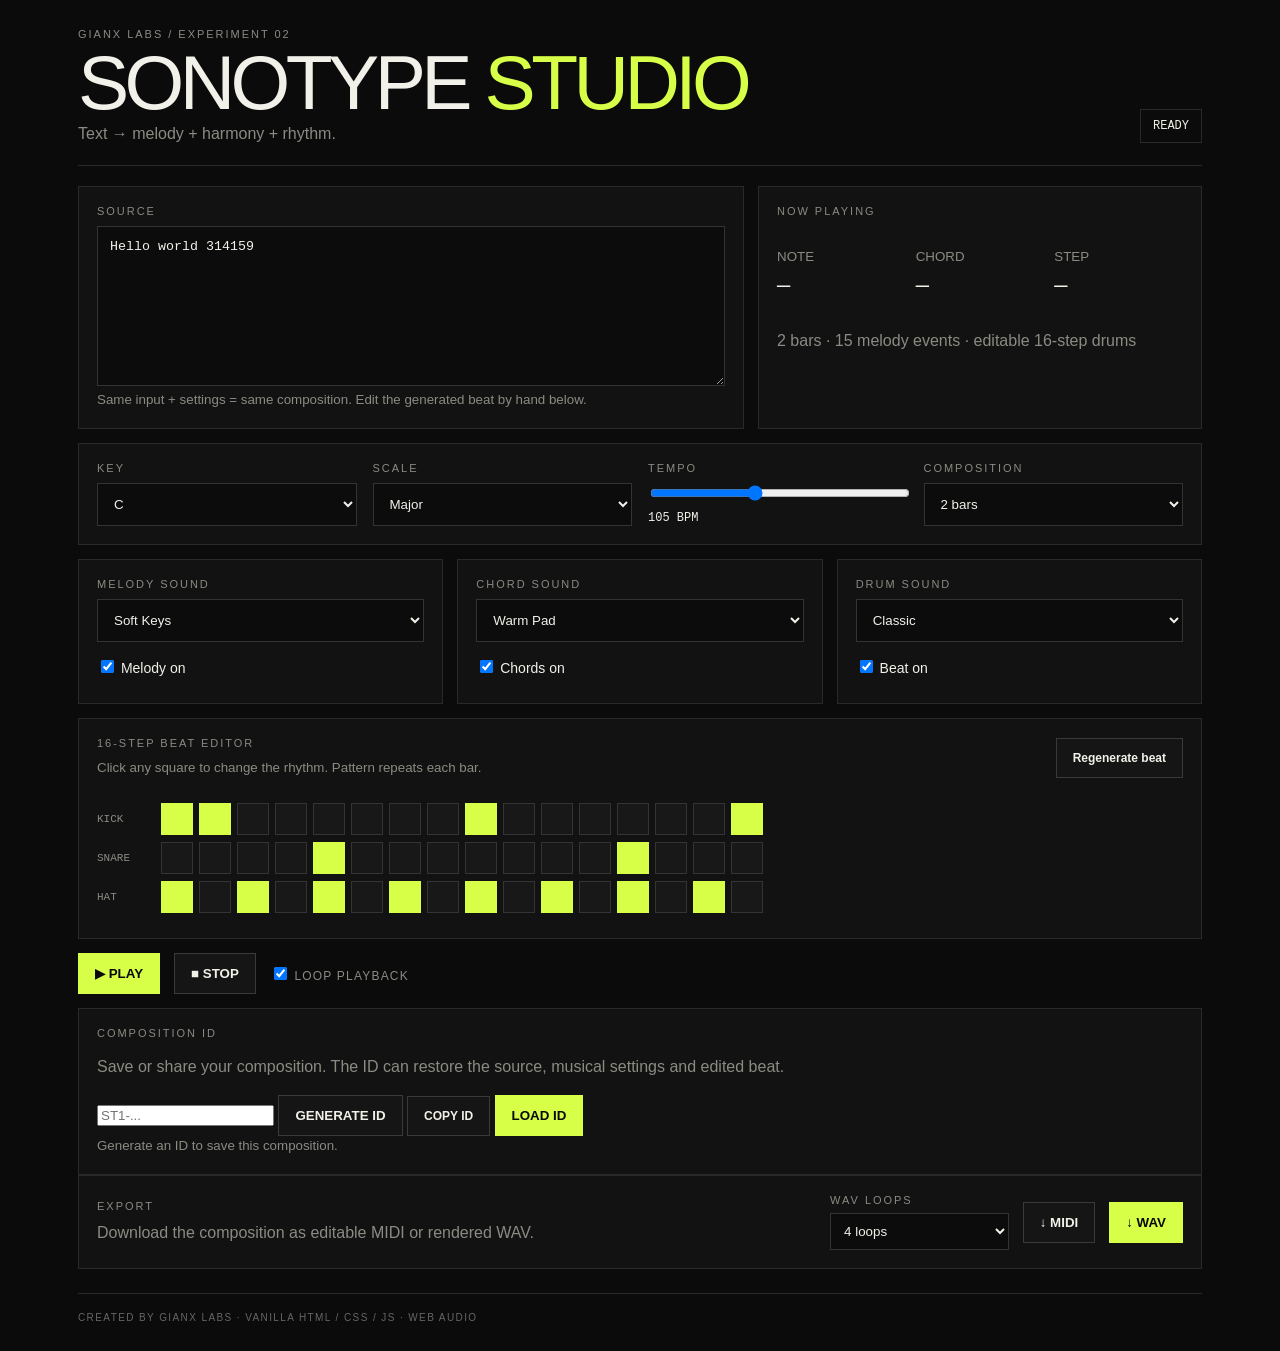
<file: sonotype-studio/index.html>
<!doctype html>
<html lang="en">

<head>
  <meta charset="utf-8">

  <meta
    name="viewport"
    content="width=device-width, initial-scale=1"
  >

  <title>SONOTYPE Studio — Gianx Labs</title>

  <meta
    name="description"
    content="Turn text, numbers and symbols into deterministic melody, chords and beats."
  >

  <link rel="stylesheet" href="style.css">

  <!-- SONOTYPE icons -->
  <link rel="icon" href="/favicon.ico" sizes="any">
  <link rel="icon" type="image/png" sizes="32x32" href="/favicon-32x32.png">
  <link rel="icon" type="image/png" sizes="16x16" href="/favicon-16x16.png">
  <link rel="apple-touch-icon" sizes="180x180" href="/apple-touch-icon.png">
  <link rel="icon" type="image/png" sizes="192x192" href="/icon-192.png">
  <link rel="icon" type="image/png" sizes="512x512" href="/icon-512.png">
</head>

<body>

  <main class="app">

    <!-- =====================================================
         HEADER
         ===================================================== -->

    <header>

      <div>
        <div class="eyebrow">
          GIANX LABS / EXPERIMENT 02
        </div>

        <h1>
          SONOTYPE <span>STUDIO</span>
        </h1>

        <p>
          Text → melody + harmony + rhythm.
        </p>
      </div>

      <div
        class="status"
        id="status"
      >
        READY
      </div>

    </header>


    <!-- =====================================================
         SOURCE + NOW PLAYING
         ===================================================== -->

    <section class="grid two">

      <article class="panel">

        <label for="text">
          SOURCE
        </label>

        <textarea
          id="text"
          rows="8"
        >Hello world 314159</textarea>

        <small>
          Same input + settings = same composition.
          Edit the generated beat by hand below.
        </small>

      </article>


      <article class="panel now">

        <div class="label">
          NOW PLAYING
        </div>

        <div class="nowgrid">

          <div>
            <small>NOTE</small>
            <strong id="nowNote">—</strong>
          </div>

          <div>
            <small>CHORD</small>
            <strong id="nowChord">—</strong>
          </div>

          <div>
            <small>STEP</small>
            <strong id="nowStep">—</strong>
          </div>

        </div>

        <p id="summary"></p>

      </article>

    </section>


    <!-- =====================================================
         COMPOSITION SETTINGS
         ===================================================== -->

    <section class="panel controls">

      <div>
        <label for="key">KEY</label>
        <select id="key"></select>
      </div>

      <div>
        <label for="scale">SCALE</label>
        <select id="scale">
          <option value="major">Major</option>
          <option value="minor">Natural minor</option>
        </select>
      </div>

      <div>
        <label for="bpm">TEMPO</label>

        <input
          id="bpm"
          type="range"
          min="55"
          max="180"
          value="105"
        >

        <output id="bpmOut">
          105 BPM
        </output>
      </div>

      <div>
        <label for="bars">COMPOSITION</label>

        <select id="bars">
          <option value="1">1 bar</option>
          <option value="2" selected>2 bars</option>
          <option value="4">4 bars</option>
          <option value="8">8 bars</option>
        </select>
      </div>

    </section>


    <!-- =====================================================
         INSTRUMENTS / LAYERS
         ===================================================== -->

    <section class="grid three">

      <article class="panel">

        <label for="melSound">
          MELODY SOUND
        </label>

        <select id="melSound">
          <option value="triangle">Soft Keys</option>
          <option value="sine">Flute</option>
          <option value="square">Retro</option>
          <option value="sawtooth">Bright Lead</option>
          <option value="pluck">Pluck</option>
        </select>

        <label class="check">
          <input
            id="melOn"
            type="checkbox"
            checked
          >
          Melody on
        </label>

      </article>


      <article class="panel">

        <label for="chSound">
          CHORD SOUND
        </label>

        <select id="chSound">
          <option value="sine">Warm Pad</option>
          <option value="triangle">Keys</option>
          <option value="square">Organ</option>
          <option value="sawtooth">Strings</option>
        </select>

        <label class="check">
          <input
            id="chOn"
            type="checkbox"
            checked
          >
          Chords on
        </label>

      </article>


      <article class="panel">

        <label for="drumSound">
          DRUM SOUND
        </label>

        <select id="drumSound">
          <option value="soft">Soft</option>
          <option value="classic" selected>Classic</option>
          <option value="electro">Electronic</option>
          <option value="heavy">Heavy</option>
        </select>

        <label class="check">
          <input
            id="drumOn"
            type="checkbox"
            checked
          >
          Beat on
        </label>

      </article>

    </section>


    <!-- =====================================================
         BEAT EDITOR
         ===================================================== -->

    <section class="panel">

      <div class="beathead">

        <div>
          <label>
            16-STEP BEAT EDITOR
          </label>

          <small>
            Click any square to change the rhythm.
            Pattern repeats each bar.
          </small>
        </div>

        <button
          id="regen"
          class="secondary"
          type="button"
        >
          Regenerate beat
        </button>

      </div>

      <div
        class="beatwrap"
        id="beatGrid"
      ></div>

    </section>


    <!-- =====================================================
         TRANSPORT
         ===================================================== -->

    <section class="transport">

      <button
        id="play"
        class="primary"
        type="button"
      >
        ▶ PLAY
      </button>

      <button
        id="stop"
        type="button"
      >
        ■ STOP
      </button>

      <label class="loop">
        <input
          id="loop"
          type="checkbox"
          checked
        >
        LOOP PLAYBACK
      </label>

    </section>


    <!-- =====================================================
         COMPOSITION ID
         ===================================================== -->

    <section class="panel composition-id">

      <div>

        <label for="compositionId">
          COMPOSITION ID
        </label>

        <p>
          Save or share your composition.
          The ID can restore the source,
          musical settings and edited beat.
        </p>

      </div>


      <div class="composition-id-controls">

        <input
          id="compositionId"
          type="text"
          placeholder="ST1-..."
          autocomplete="off"
          spellcheck="false"
        >

        <button
          id="generateId"
          type="button"
        >
          GENERATE ID
        </button>

        <button
          id="copyId"
          type="button"
          class="secondary"
        >
          COPY ID
        </button>

        <button
          id="loadId"
          type="button"
          class="primary"
        >
          LOAD ID
        </button>

      </div>


      <small id="compositionIdStatus">
        Generate an ID to save this composition.
      </small>

    </section>


    <!-- =====================================================
         EXPORT
         ===================================================== -->

    <section class="panel exports">

      <div>

        <label>
          EXPORT
        </label>

        <p>
          Download the composition as editable MIDI
          or rendered WAV.
        </p>

      </div>


      <div class="exportcontrols">

        <label for="wavLoops">
          WAV LOOPS

          <select id="wavLoops">
            <option value="1">1 loop</option>
            <option value="2">2 loops</option>
            <option value="4" selected>4 loops</option>
            <option value="8">8 loops</option>
            <option value="16">16 loops</option>
          </select>
        </label>

        <button
          id="midi"
          type="button"
        >
          ↓ MIDI
        </button>

        <button
          id="wav"
          type="button"
          class="primary"
        >
          ↓ WAV
        </button>

      </div>

    </section>


    <!-- =====================================================
         FOOTER
         ===================================================== -->

    <footer>
      CREATED BY GIANX LABS · VANILLA HTML / CSS / JS · WEB AUDIO
    </footer>

  </main>

  <script src="app.js"></script>

</body>

</html>
</file>
<file: sonotype-studio/style.css>
:root{--bg:#0b0b0b;--panel:#121212;--line:#292929;--text:#f1f0e9;--muted:#8b8b84;--accent:#d8ff48;--on:#d8ff48}*{box-sizing:border-box}body{margin:0;background:var(--bg);color:var(--text);font-family:Arial,Helvetica,sans-serif}.app{max-width:1180px;margin:auto;padding:28px}header{display:flex;justify-content:space-between;gap:20px;align-items:end;border-bottom:1px solid var(--line);padding-bottom:22px;margin-bottom:20px}h1{font-size:clamp(38px,6vw,78px);line-height:.9;margin:8px 0;font-weight:400;letter-spacing:-.06em}h1 span{color:var(--accent)}header p{margin:0;color:var(--muted)}.eyebrow,label,.label{font-size:11px;letter-spacing:.18em;color:var(--muted)}.status{font:12px monospace;border:1px solid var(--line);padding:9px 12px}.grid{display:grid;gap:14px;margin-bottom:14px}.two{grid-template-columns:1.2fr .8fr}.three{grid-template-columns:repeat(3,1fr)}.panel{background:var(--panel);border:1px solid var(--line);padding:18px}.panel label{display:block;margin-bottom:9px}textarea,select,input[type=range]{width:100%}textarea,select{background:#0c0c0c;color:var(--text);border:1px solid #333;padding:12px;font:16px inherit;border-radius:0}textarea{resize:vertical;min-height:160px}small,.panel p{color:var(--muted);line-height:1.5}.nowgrid{display:grid;grid-template-columns:repeat(3,1fr);gap:10px;margin:30px 0}.nowgrid strong{display:block;font:22px monospace;margin-top:7px}.controls{display:grid;grid-template-columns:repeat(4,1fr);gap:16px;margin-bottom:14px}.controls output{display:block;font:12px monospace;margin-top:6px}.check{margin-top:15px!important;letter-spacing:0!important;color:var(--text)!important;font-size:14px!important}.check input,.loop input{width:auto}.beathead,.exports,.transport,.exportcontrols{display:flex;align-items:center;justify-content:space-between;gap:14px}.beatwrap{overflow-x:auto;margin-top:18px}.beatrow{display:grid;grid-template-columns:58px repeat(16,32px);gap:6px;align-items:center;min-width:660px;margin:7px 0}.beatrow span{font:11px monospace;color:var(--muted)}.step{width:32px;height:32px;padding:0;border:1px solid #343434;background:#181818}.step.on{background:var(--on);border-color:var(--on)}.step.current{outline:2px solid #fff;outline-offset:2px}.transport{justify-content:flex-start;margin:14px 0}.loop{font-size:12px;letter-spacing:.1em;color:var(--muted)}button{background:#151515;color:var(--text);border:1px solid #3a3a3a;padding:12px 16px;cursor:pointer;font-weight:700}button:hover{border-color:#777}.primary{background:var(--accent);border-color:var(--accent);color:#090909}.secondary{font-size:12px}.exports p{margin:6px 0 0}.exportcontrols label{min-width:120px;margin:0}.exportcontrols select{margin-top:7px;padding:9px}footer{margin-top:24px;padding-top:18px;border-top:1px solid var(--line);font-size:10px;letter-spacing:.14em;color:#666}@media(max-width:760px){.app{padding:18px}.two,.three,.controls{grid-template-columns:1fr}.exports{align-items:flex-start;flex-direction:column}.exportcontrols{width:100%;flex-wrap:wrap}.transport{flex-wrap:wrap}header{align-items:flex-start;flex-direction:column}.status{align-self:flex-start}}
</file>
